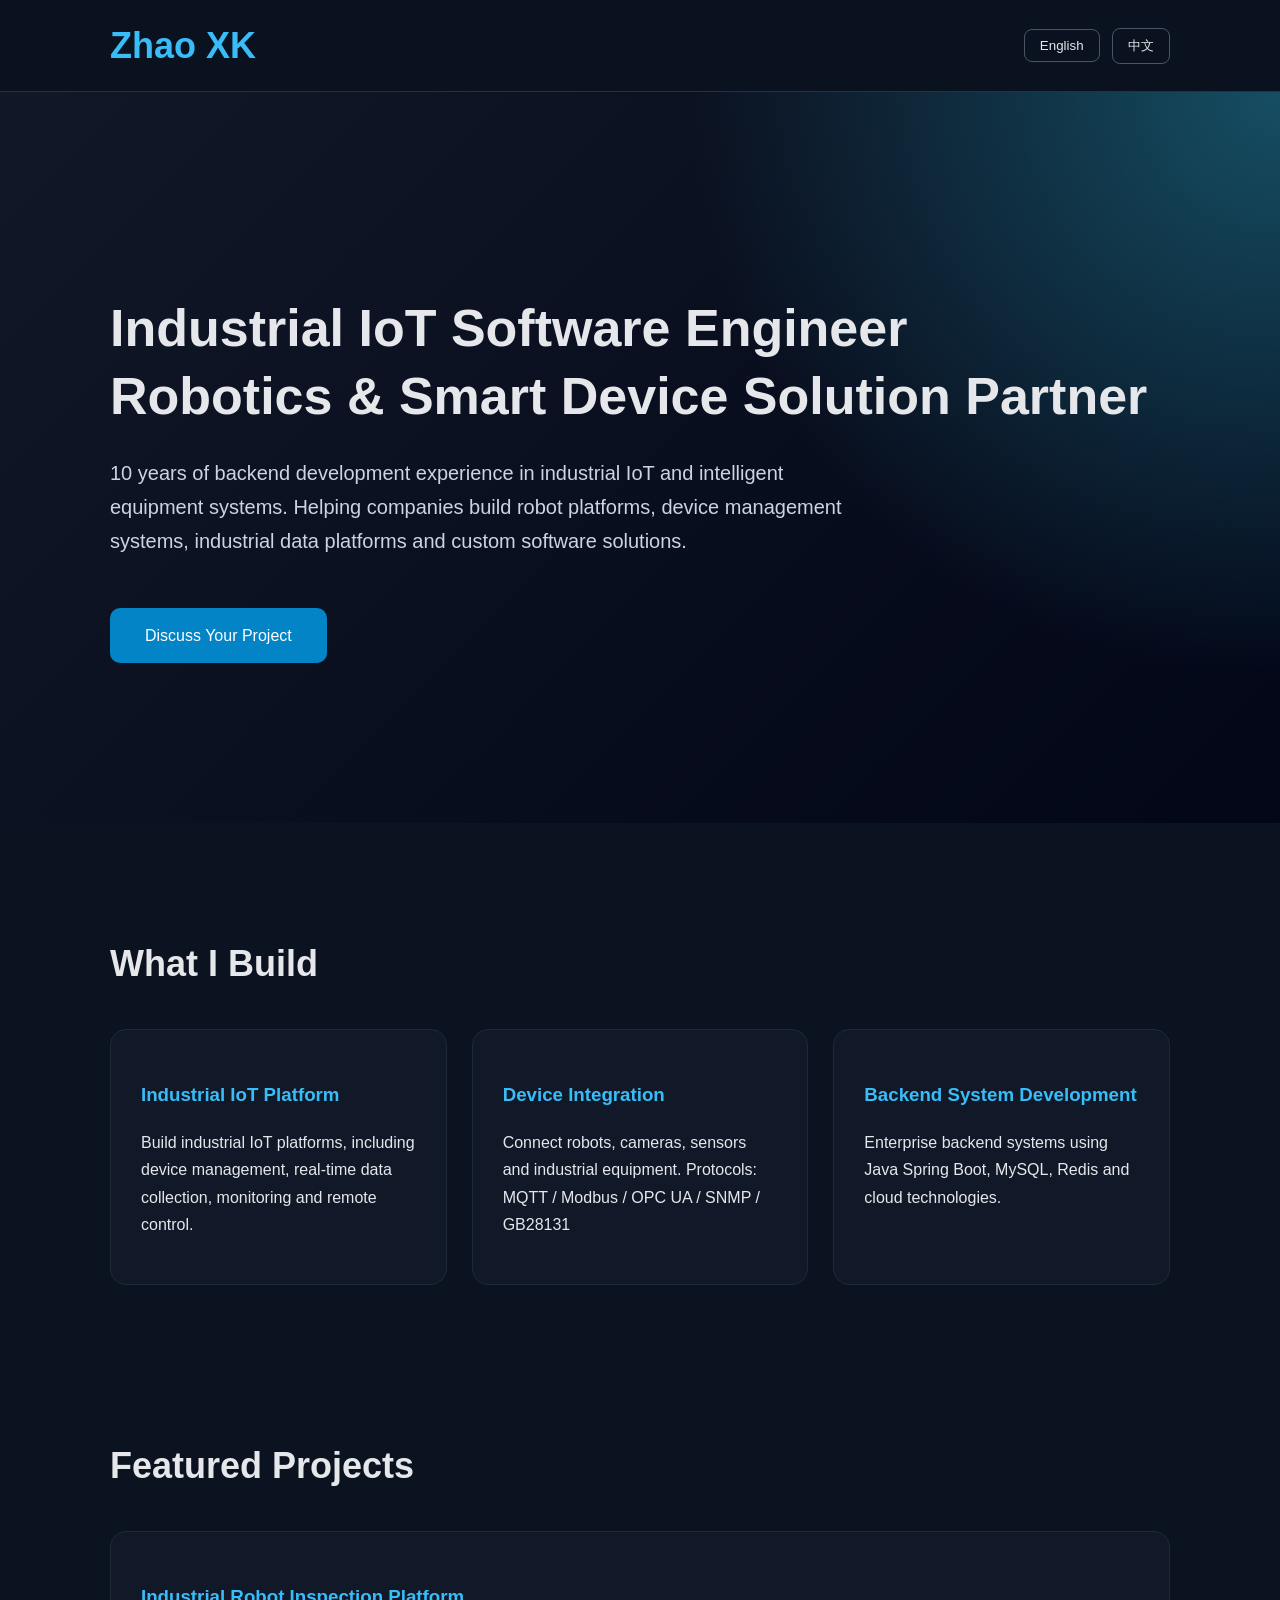
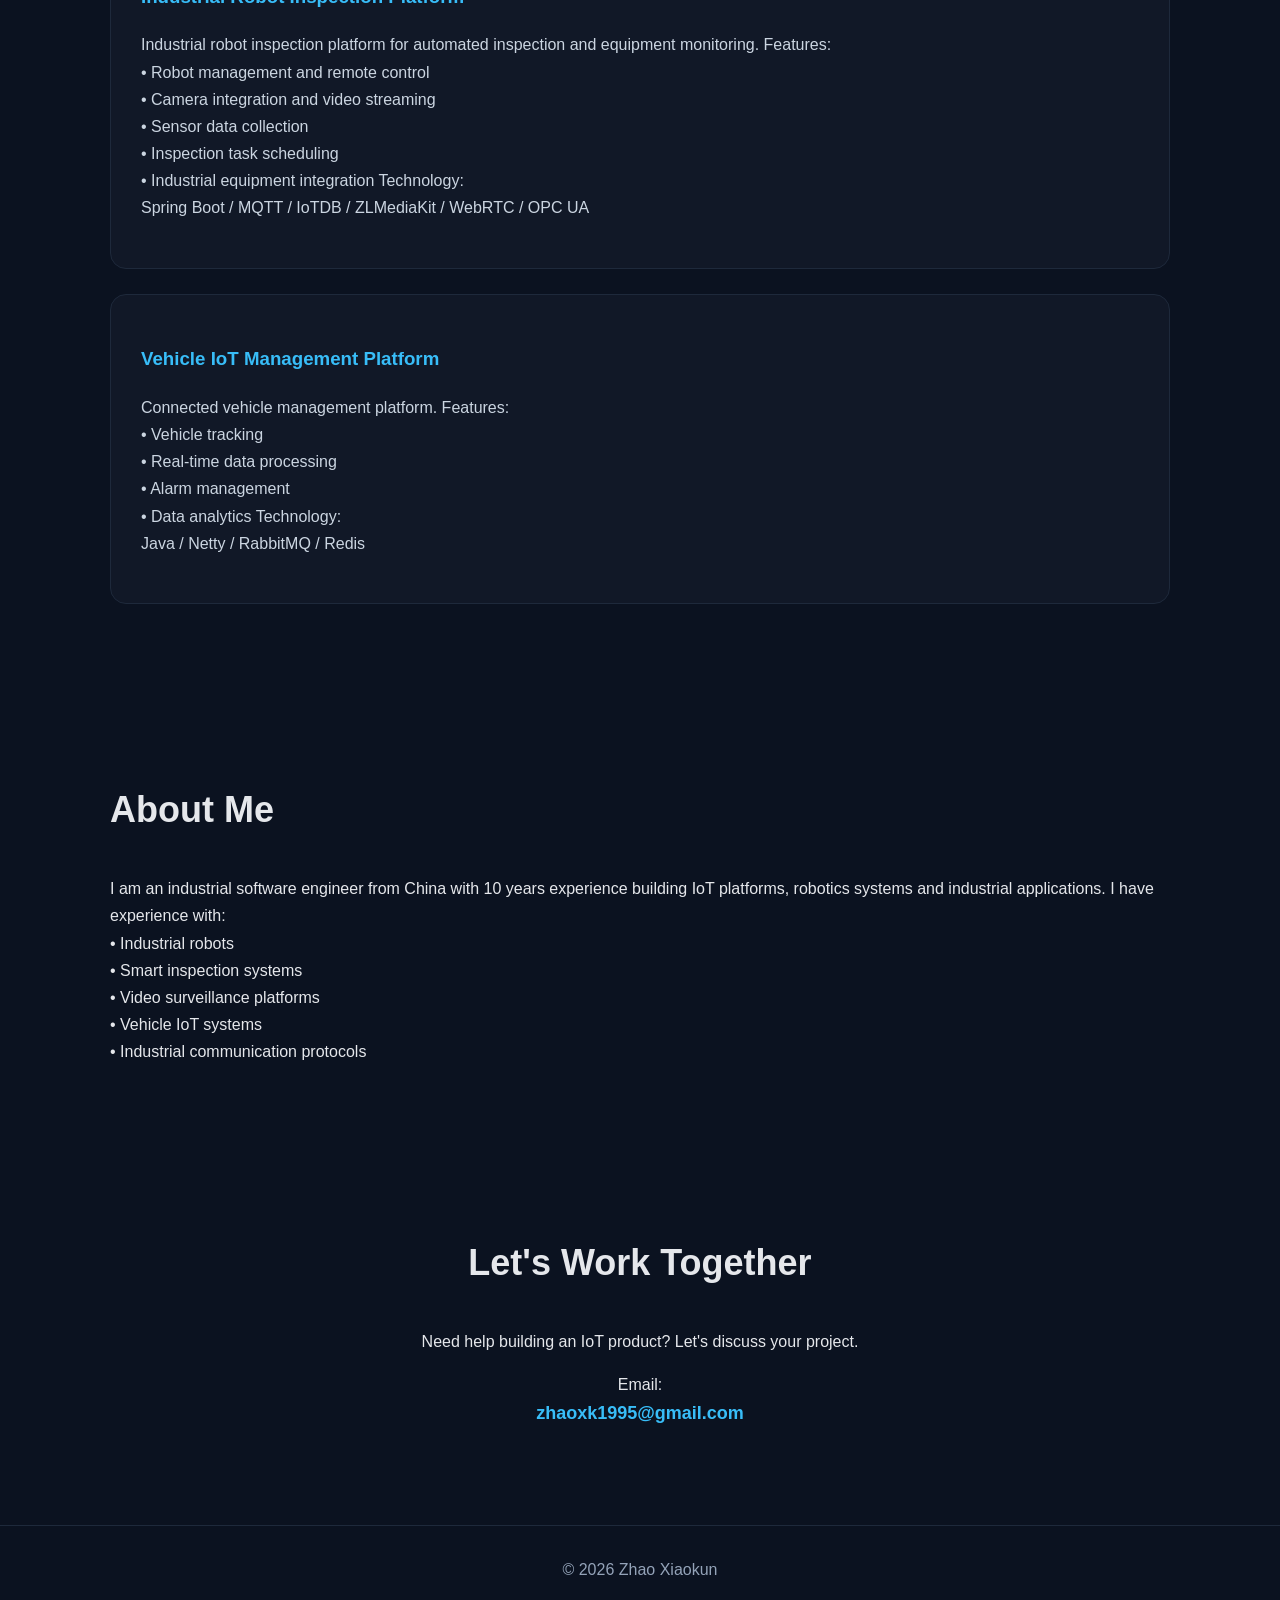
<file: index.html>
<!DOCTYPE html>
<html lang="en">

<head>

<meta charset="UTF-8">

<meta name="viewport" content="width=device-width, initial-scale=1.0">

<title>
Zhao Xiaokun | Industrial IoT Software Engineer
</title>

<link rel="stylesheet" href="style.css">

</head>


<body>


<header>

<div class="container nav">

<h2>
Zhao XK
</h2>


<div>

<button onclick="switchLang('en')">
English
</button>

<button onclick="switchLang('zh')">
中文
</button>

</div>


</div>

</header>





<section class="hero">


<div class="container">


<h1

data-en="
Industrial IoT Software Engineer
<br>
Robotics & Smart Device Solution Partner
"

data-zh="
工业物联网软件工程师
<br>
机器人与智能设备解决方案合作伙伴
">

</h1>



<p

data-en="
10 years of backend development experience
in industrial IoT and intelligent equipment systems.

Helping companies build robot platforms,
device management systems,
industrial data platforms and custom software solutions.
"

data-zh="
10年后端开发经验，
专注工业物联网和智能设备系统。

帮助企业构建机器人平台、
设备管理系统、
工业数据平台以及定制化软件解决方案。
">

</p>



<a href="#contact"

class="btn"

data-en="Discuss Your Project"

data-zh="项目合作咨询">

</a>



</div>


</section>







<section class="container">


<h2

data-en="What I Build"

data-zh="我可以帮助构建">

</h2>



<div class="cards">



<div class="card">


<h3>
Industrial IoT Platform
</h3>


<p

data-en="
Build industrial IoT platforms,
including device management,
real-time data collection,
monitoring and remote control.
"

data-zh="
构建工业物联网平台，
包括设备管理、
实时数据采集、
监控和远程控制。
">

</p>


</div>






<div class="card">


<h3>
Device Integration
</h3>


<p

data-en="
Connect robots, cameras,
sensors and industrial equipment.

Protocols:
MQTT / Modbus / OPC UA /
SNMP / GB28131
"

data-zh="
支持机器人、摄像头、
传感器以及工业设备接入。

协议：
MQTT / Modbus / OPC UA /
SNMP / GB28131
">

</p>


</div>






<div class="card">


<h3>
Backend System Development
</h3>


<p

data-en="
Enterprise backend systems
using Java Spring Boot,
MySQL, Redis and cloud technologies.
"

data-zh="
基于Java Spring Boot、
MySQL、Redis等技术，
开发企业级后台系统。
">

</p>


</div>



</div>


</section>








<section class="container">


<h2

data-en="Featured Projects"

data-zh="项目经验">

</h2>





<div class="project">


<h3>
Industrial Robot Inspection Platform
</h3>



<p

data-en="
Industrial robot inspection platform
for automated inspection and equipment monitoring.

Features:
<br>
• Robot management and remote control
<br>
• Camera integration and video streaming
<br>
• Sensor data collection
<br>
• Inspection task scheduling
<br>
• Industrial equipment integration

Technology:
<br>
Spring Boot / MQTT / IoTDB /
ZLMediaKit / WebRTC / OPC UA
"



data-zh="
工业机器人智能巡检平台。

功能：
<br>
• 机器人管理与远程控制
<br>
• 摄像头接入与实时视频
<br>
• 传感器数据采集
<br>
• 巡检任务调度
<br>
• 工业设备协议接入

技术：
<br>
Spring Boot / MQTT / IoTDB /
ZLMediaKit / WebRTC / OPC UA
">


</p>


</div>







<div class="project">


<h3>
Vehicle IoT Management Platform
</h3>


<p

data-en="
Connected vehicle management platform.

Features:
<br>
• Vehicle tracking
<br>
• Real-time data processing
<br>
• Alarm management
<br>
• Data analytics

Technology:
<br>
Java / Netty /
RabbitMQ / Redis
"



data-zh="
车联网综合管理平台。

功能：
<br>
• 车辆定位
<br>
• 实时数据处理
<br>
• 报警管理
<br>
• 数据分析

技术：
<br>
Java / Netty /
RabbitMQ / Redis
">


</p>


</div>




</section>








<section class="container about">


<h2

data-en="About Me"

data-zh="关于我">

</h2>



<p

data-en="
I am an industrial software engineer from China
with 10 years experience building
IoT platforms, robotics systems and
industrial applications.

I have experience with:
<br>
• Industrial robots
<br>
• Smart inspection systems
<br>
• Video surveillance platforms
<br>
• Vehicle IoT systems
<br>
• Industrial communication protocols
"



data-zh="
我是一名来自中国的工业软件工程师，
拥有10年物联网和工业软件开发经验。

参与过：
<br>
• 工业机器人系统
<br>
• 智能巡检平台
<br>
• 视频监控平台
<br>
• 车联网系统
<br>
• 工业通信协议开发
">


</p>



</section>









<section id="contact"

class="container contact">


<h2

data-en="Let's Work Together"

data-zh="合作联系">

</h2>



<p

data-en="
Need help building an IoT product?

Let's discuss your project.
"

data-zh="
如果你的项目需要物联网、
后台系统或设备接入开发，
欢迎联系。
">

</p>



<p>

Email:

<br>

<b>
zhaoxk1995@gmail.com
</b>

</p>



</section>








<footer>

© 2026 Zhao Xiaokun

</footer>




<script src="script.js"></script>


</body>

</html>
</file>
<file: style.css>
* {
    box-sizing: border-box;
}


body {

    margin: 0;

    font-family:
        Arial,
        "Microsoft YaHei",
        sans-serif;

    background: #0b1220;

    color: #e5e7eb;

    line-height: 1.7;

}



.container {

    max-width: 1100px;

    margin: auto;

    padding: 40px 20px;

}





/* Header */

header {

    position: sticky;

    top: 0;

    z-index: 100;

    background: rgba(11,18,32,0.9);

    backdrop-filter: blur(10px);

    border-bottom: 1px solid #243044;

}



.nav {

    display: flex;

    justify-content: space-between;

    align-items: center;

    padding-top: 15px;

    padding-bottom: 15px;

}



.nav h2 {

    margin: 0;

    color: #38bdf8;

}





button {

    background: transparent;

    border: 1px solid #475569;

    color: #e5e7eb;

    padding: 8px 15px;

    margin-left: 8px;

    border-radius: 8px;

    cursor: pointer;

    transition: .3s;

}



button:hover {

    border-color: #38bdf8;

    color: #38bdf8;

}






/* Hero */

.hero {

    padding: 120px 0;

    background:

    radial-gradient(
        circle at top right,
        #164e63,
        transparent 40%
    ),

    linear-gradient(
        135deg,
        #111827,
        #020617
    );

}




.hero h1 {

    font-size: 52px;

    line-height: 1.3;

    margin-bottom: 25px;

}



.hero p {

    max-width: 760px;

    font-size: 20px;

    color: #cbd5e1;

}




.btn {

    display:inline-block;

    margin-top:30px;

    padding:14px 35px;

    background:#0284c7;

    color:white;

    text-decoration:none;

    border-radius:10px;

    transition:.3s;

}



.btn:hover {

    background:#0369a1;

}







/* Section */

h2 {

    font-size:36px;

    margin-top:70px;

    margin-bottom:35px;

}




h3 {

    color:#38bdf8;

}







/* Cards */

.cards {

    display:grid;

    grid-template-columns:
    repeat(3,1fr);

    gap:25px;

}



.card {

    background:#111827;

    border:1px solid #1e293b;

    padding:30px;

    border-radius:16px;

    transition:.3s;

}



.card:hover {

    transform:translateY(-5px);

    border-color:#38bdf8;

}






/* Projects */

.project {

    background:#111827;

    border:1px solid #1e293b;

    padding:30px;

    border-radius:16px;

    margin-bottom:25px;

}



.project p {

    color:#cbd5e1;

}






/* Technology Tags */

.tags {

    display:flex;

    flex-wrap:wrap;

    gap:12px;

}



.tags span {

    background:#1e293b;

    padding:6px 15px;

    border-radius:20px;

    font-size:14px;

    color:#7dd3fc;

}







/* Contact */

.contact {

    text-align:center;

    padding-bottom:80px;

}



.contact b {

    color:#38bdf8;

    font-size:18px;

}






footer {

    text-align:center;

    padding:30px;

    color:#94a3b8;

    border-top:1px solid #1e293b;

}






/* Mobile */

@media(max-width:800px){


    .hero {

        padding:70px 0;

    }



    .hero h1 {

        font-size:36px;

    }



    .hero p {

        font-size:17px;

    }



    .cards {

        grid-template-columns:1fr;

    }


    h2 {

        font-size:30px;

    }


}
</file>
